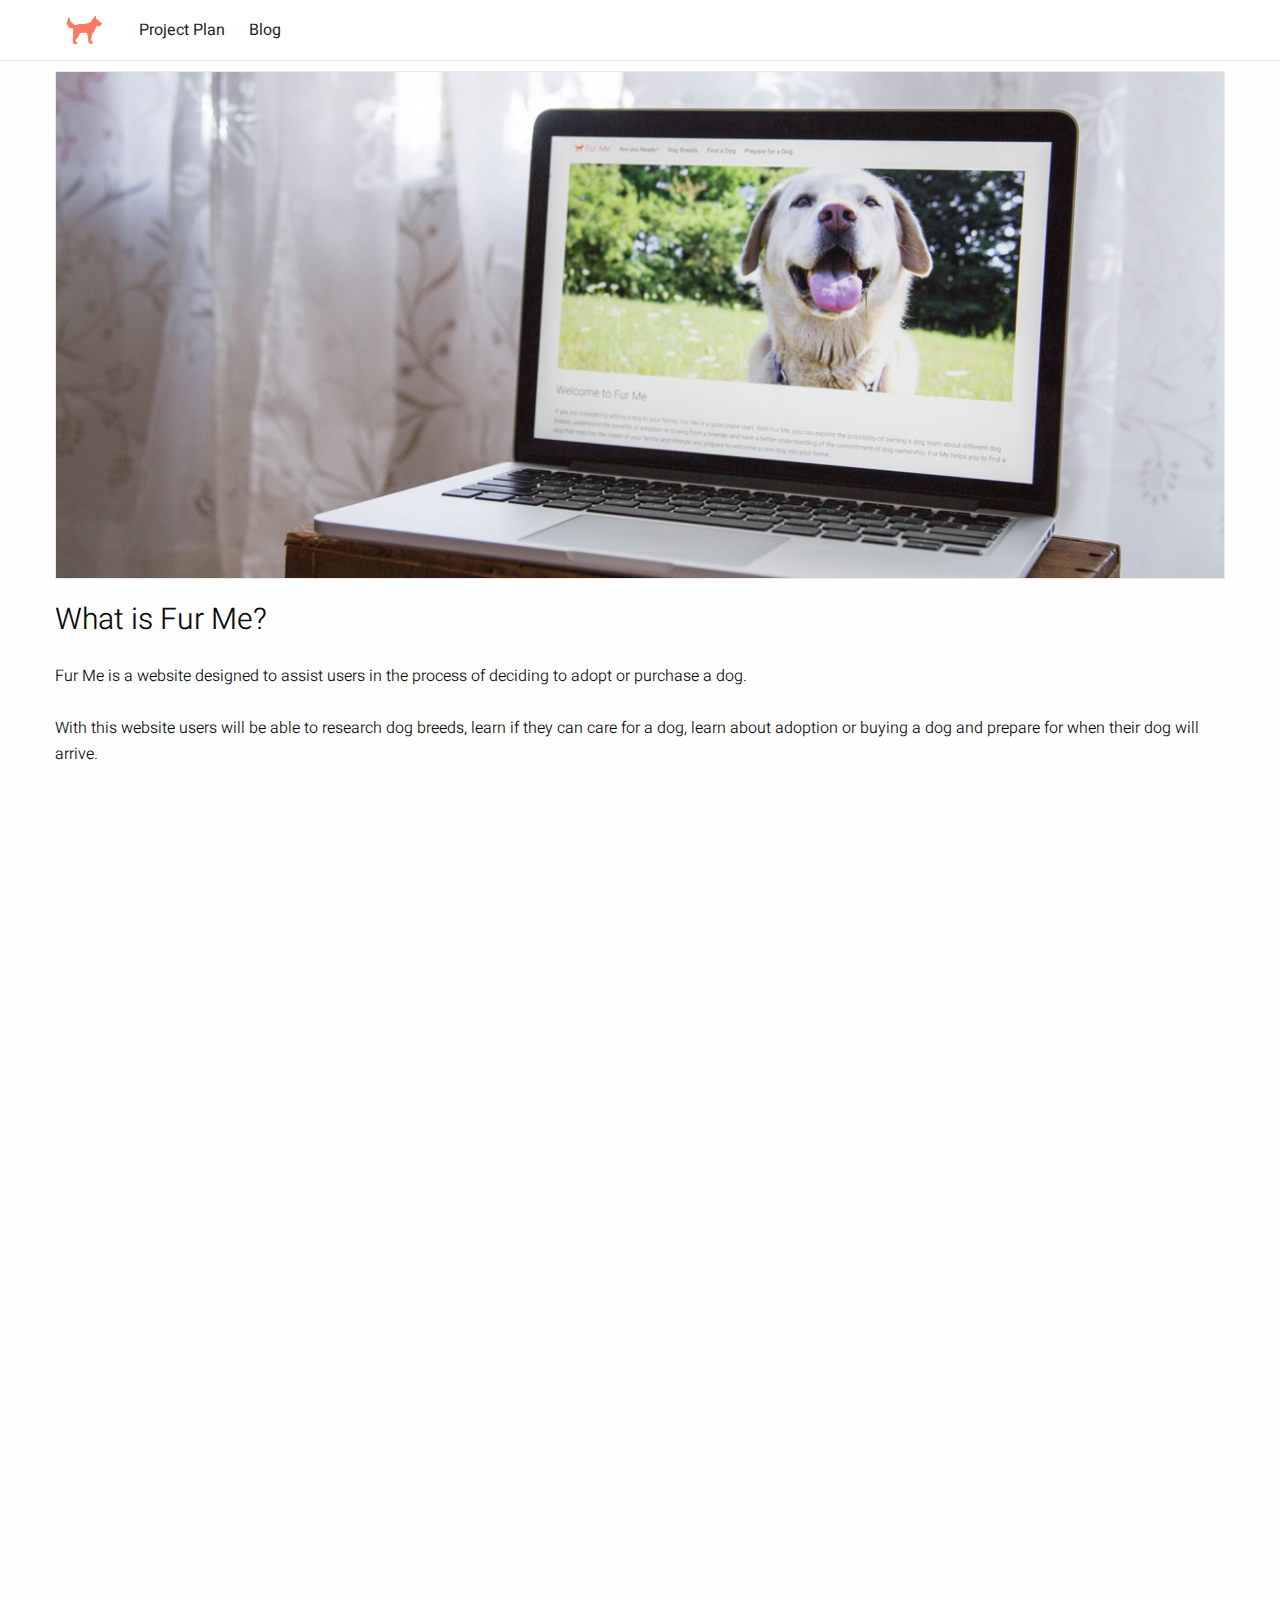
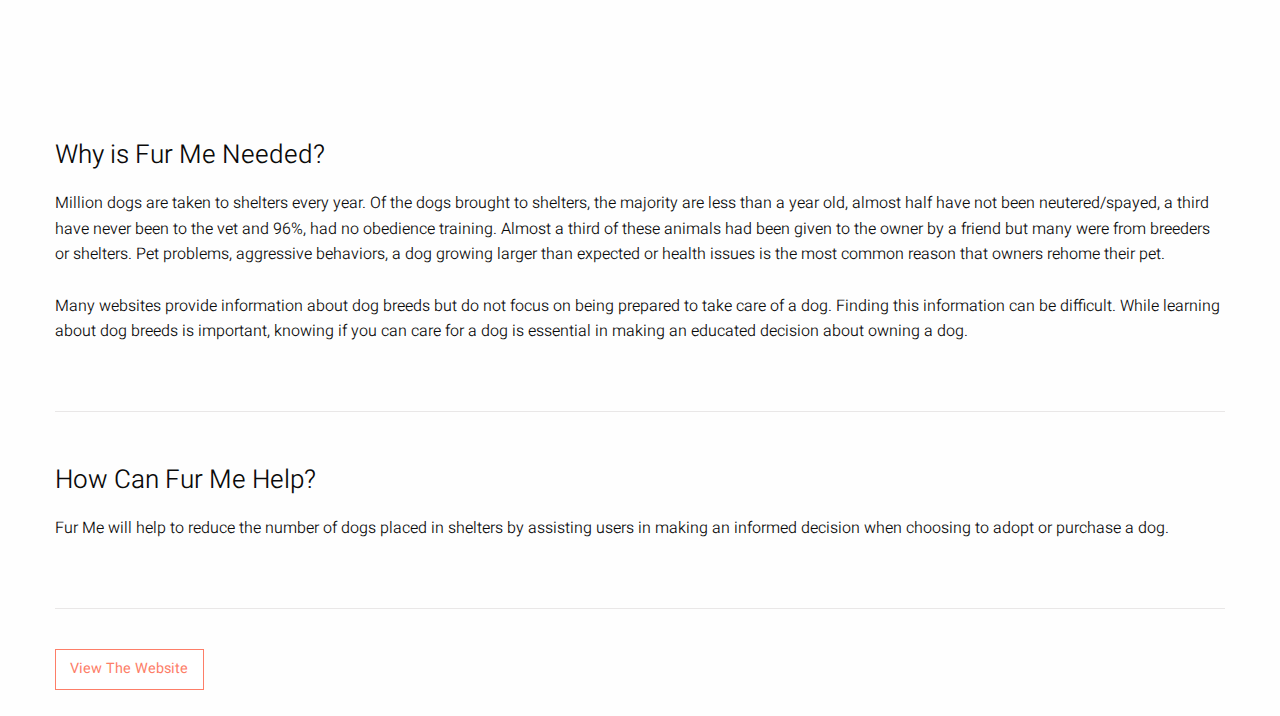
<file: index.html>
<!doctype html>
<html class="no-js" lang="en" dir="ltr">

  <head>
    <meta charset="utf-8">
    <meta http-equiv="x-ua-compatible" content="ie=edge">
    <meta name="viewport" content="width=device-width, initial-scale=1.0">
    <title>The Making of Fur Me</title>
    <link rel="stylesheet" href="assets/css/foundation.css">
    <link rel="stylesheet" href="assets/css/app.css">
    <link href="https://fonts.googleapis.com/css?family=Heebo:300,400,500" rel="stylesheet">
  </head>

  <body>
    <!-- Navigation -->
    <nav>
      <div class="top-bar-container" data-sticky-container>
        <div class="sticky" data-sticky data-options="anchor: page; marginTop: 0; stickyOn: small;">
          <div class="top-bar">
            <div class="row">
              <div class="small-12 columns">
                <div class="top-bar-title">
                  <span data-responsive-toggle="responsive-menu" data-hide-for="medium">
                    <button class="show-for-small-only menu-icon dark" type="button" data-toggle></button>
                  </span>
                    <a href="index.html" class="show-for-large large"><img src="assets/img/fur-me-logo.png" alt="Fur Me Logo"></a>
                    <a href="index.html" class="show-for-medium-only medium"><img src="assets/img/fur-me-logo.png" alt="Fur Me Logo"></a>
                    <a href="index.html" class="show-for-small-only small"><img src="assets/img/fur-me-logo.png" alt="Fur Me Logo"></a>
                </div>
                <div id="responsive-menu">
                  <div class="top-bar-left">
                    <ul class="dropdown menu" data-dropdown-menu>
                      <!-- Active Link -->
                        <li><a href="project-plan.html">Project Plan</a></li>
                        <li><a href="journal.html">Blog</a></li>
                    </ul>
                  </div>
                </div>
              </div>
            </div>
          </div>
        </div>
      </div>
    </nav>

    <!-- Page Content -->
      <div class="row">
        <div class="large-12 columns">
          <img src="assets/img/home-main.jpg" alt="Fur Me Open on Computer">
        </div>
      </div>

      <div class="row">
        <div class="small-12 columns">
          <h1>What is Fur Me?</h1>
          <p>Fur Me is a website designed to assist users in the process of deciding to adopt or purchase a dog.</p>
          <p>With this website users will be able to research dog breeds, learn if they can care for a dog, learn about adoption or buying a dog and prepare for when their dog will arrive.</p>
        </div>
      </div>

      <!-- <div class="row">
        <div class="small-12 columns">
          <hr>
        </div>
      </div> -->

      <div class="row">
        <div class="small-12 columns">
          <div class="flex-video">
            <iframe width="1280" height="720" src="https://www.youtube.com/embed/5W4SO35iXbc" frameborder="0" allowfullscreen></iframe>
          </div>
        </div>
      </div>

      <div class="row">
        <div class="small-12 columns">
          <h2>Why is Fur Me Needed?</h2>
          <p>Million dogs are taken to shelters every year. Of the dogs brought to shelters, the majority are less than a year old, almost half have not been neutered/spayed, a third have never been to the vet and 96%, had no obedience training. Almost a third of these animals had been given to the owner by a friend but many were from breeders or shelters. Pet problems, aggressive behaviors, a dog growing larger than expected or health issues is the most common reason that owners rehome their pet.</p>
          <p>Many websites provide information about dog breeds but do not focus on being prepared to take care of a dog. Finding this information can be difficult. While learning about dog breeds is important, knowing if you can care for a dog is essential in making an educated decision about owning a dog.</p>
        </div>
      </div>

      <div class="row">
        <div class="small-12 columns">
          <hr>
        </div>
      </div>

      <div class="row">
        <div class="small-12 columns">
          <h2>How Can Fur Me Help?</h2>
          <p>Fur Me will help to reduce the number of dogs placed in shelters by assisting users in making an informed decision when choosing to adopt or purchase a dog.</p>
        </div>
      </div>

      <div class="row">
        <div class="small-12 columns">
          <hr>
        </div>
      </div>

      <div class="row">
        <div class="small-12 columns">
          <a class="button" href="http://www.sarahkasiske.com/fur-me/" target="_blank">View The Website</a>
      </div>
    </div>



    <script src="assets/js/vendor/jquery.js"></script>
    <script src="assets/js/vendor/what-input.js"></script>
    <script src="assets/js/vendor/foundation.js"></script>
    <script src="assets/js/app.js"></script>
  </body>
</html>
</file>
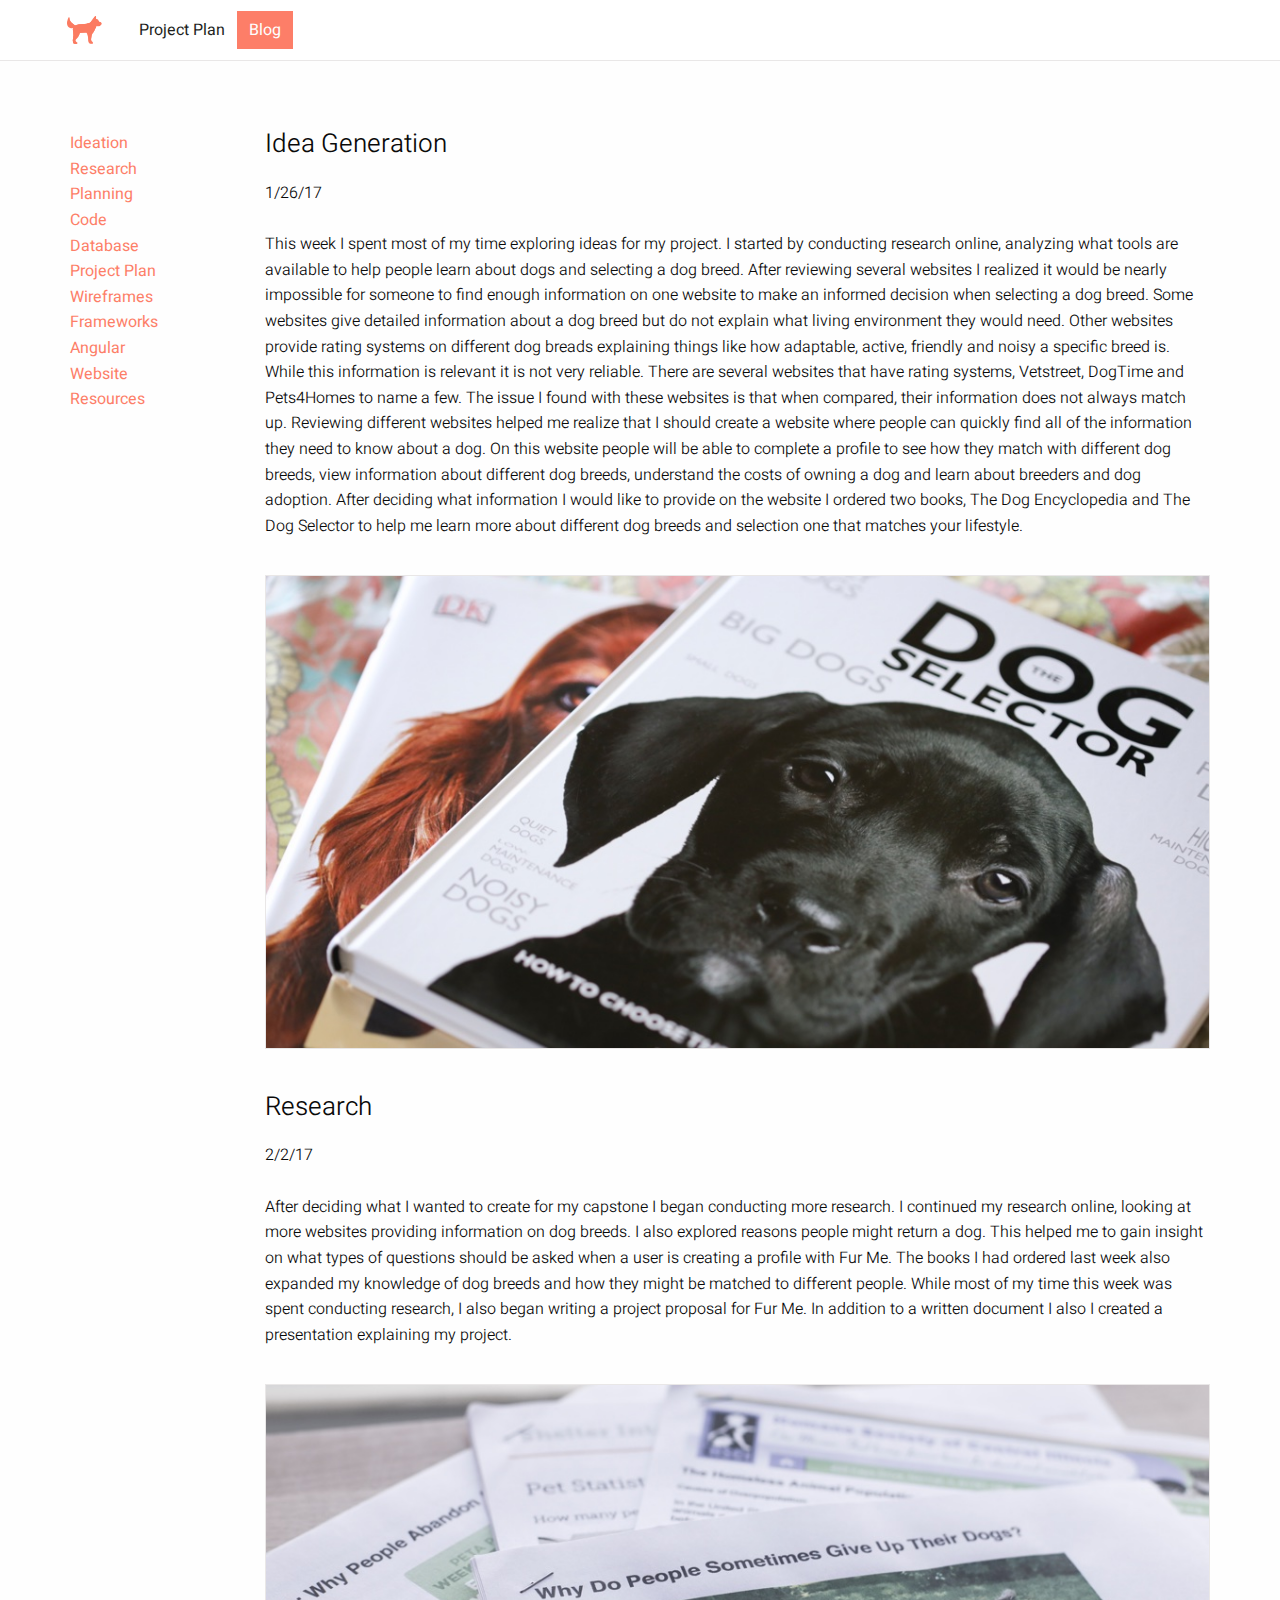
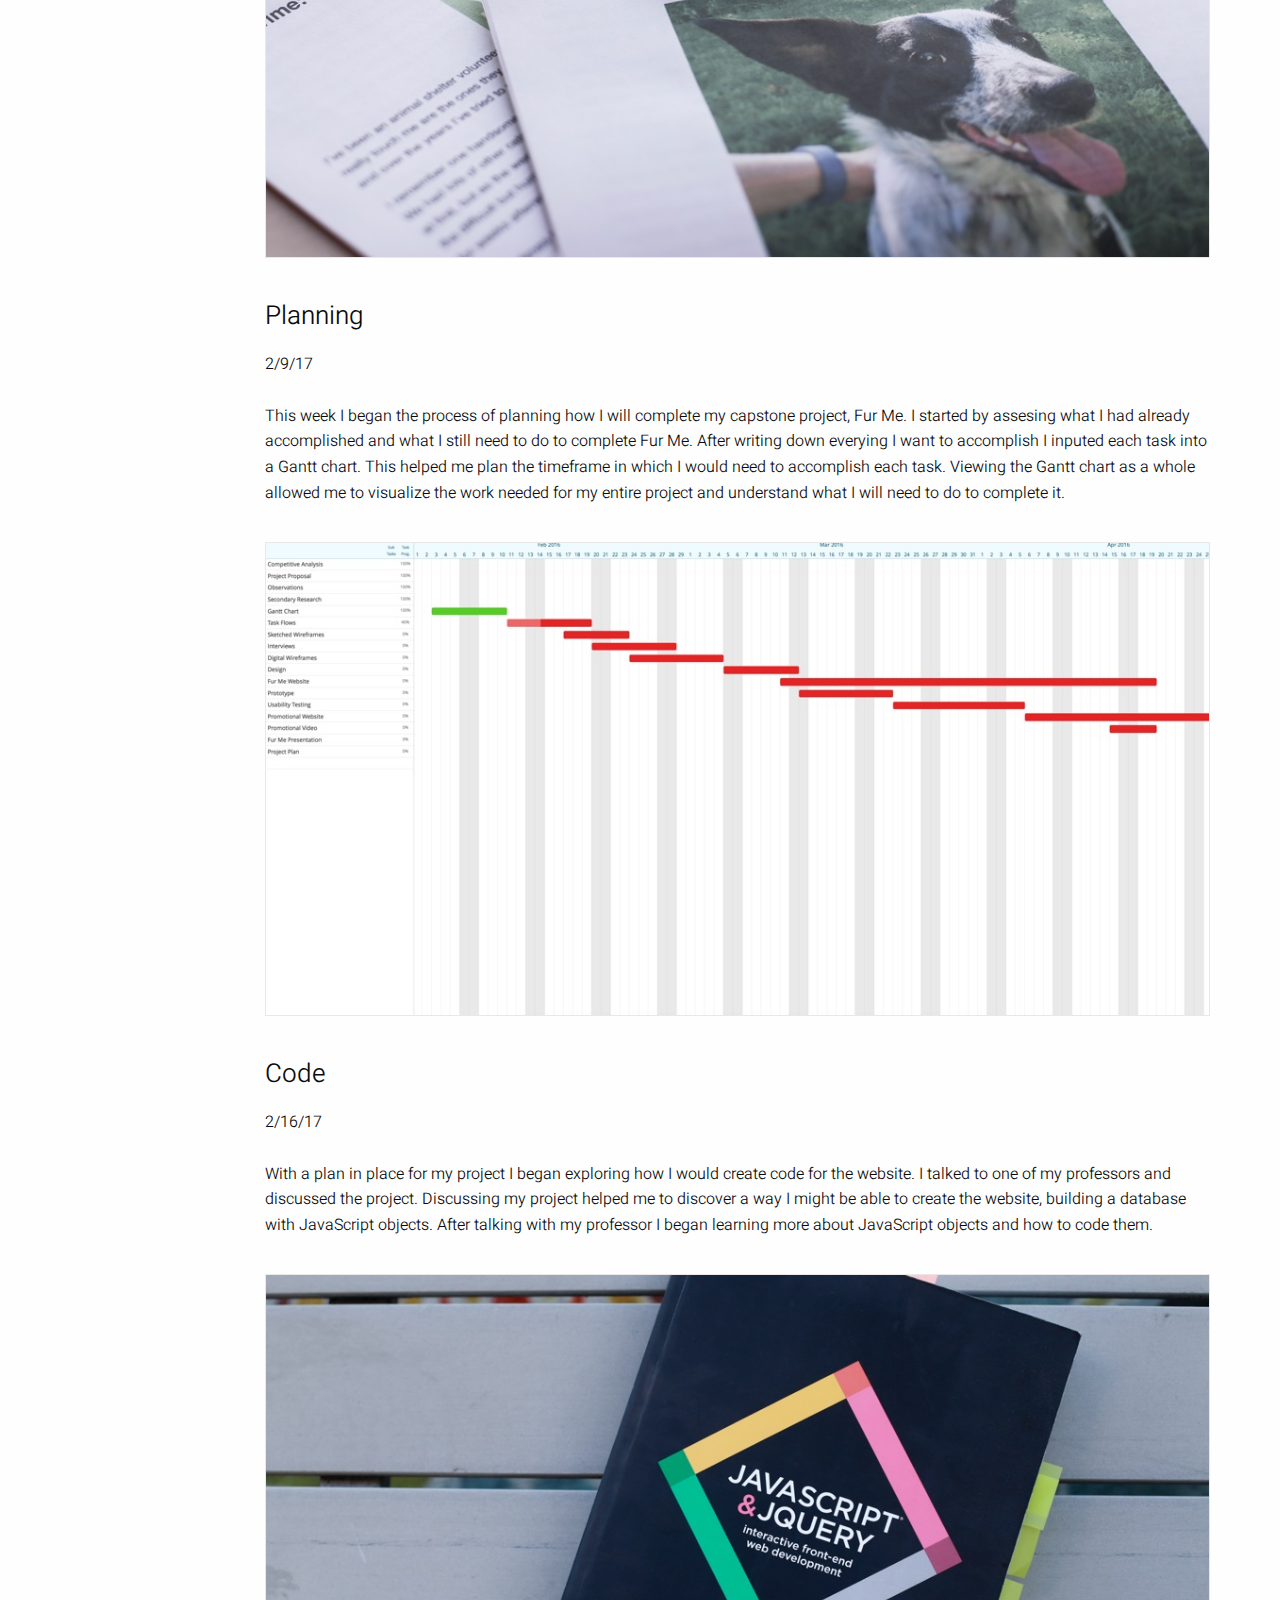
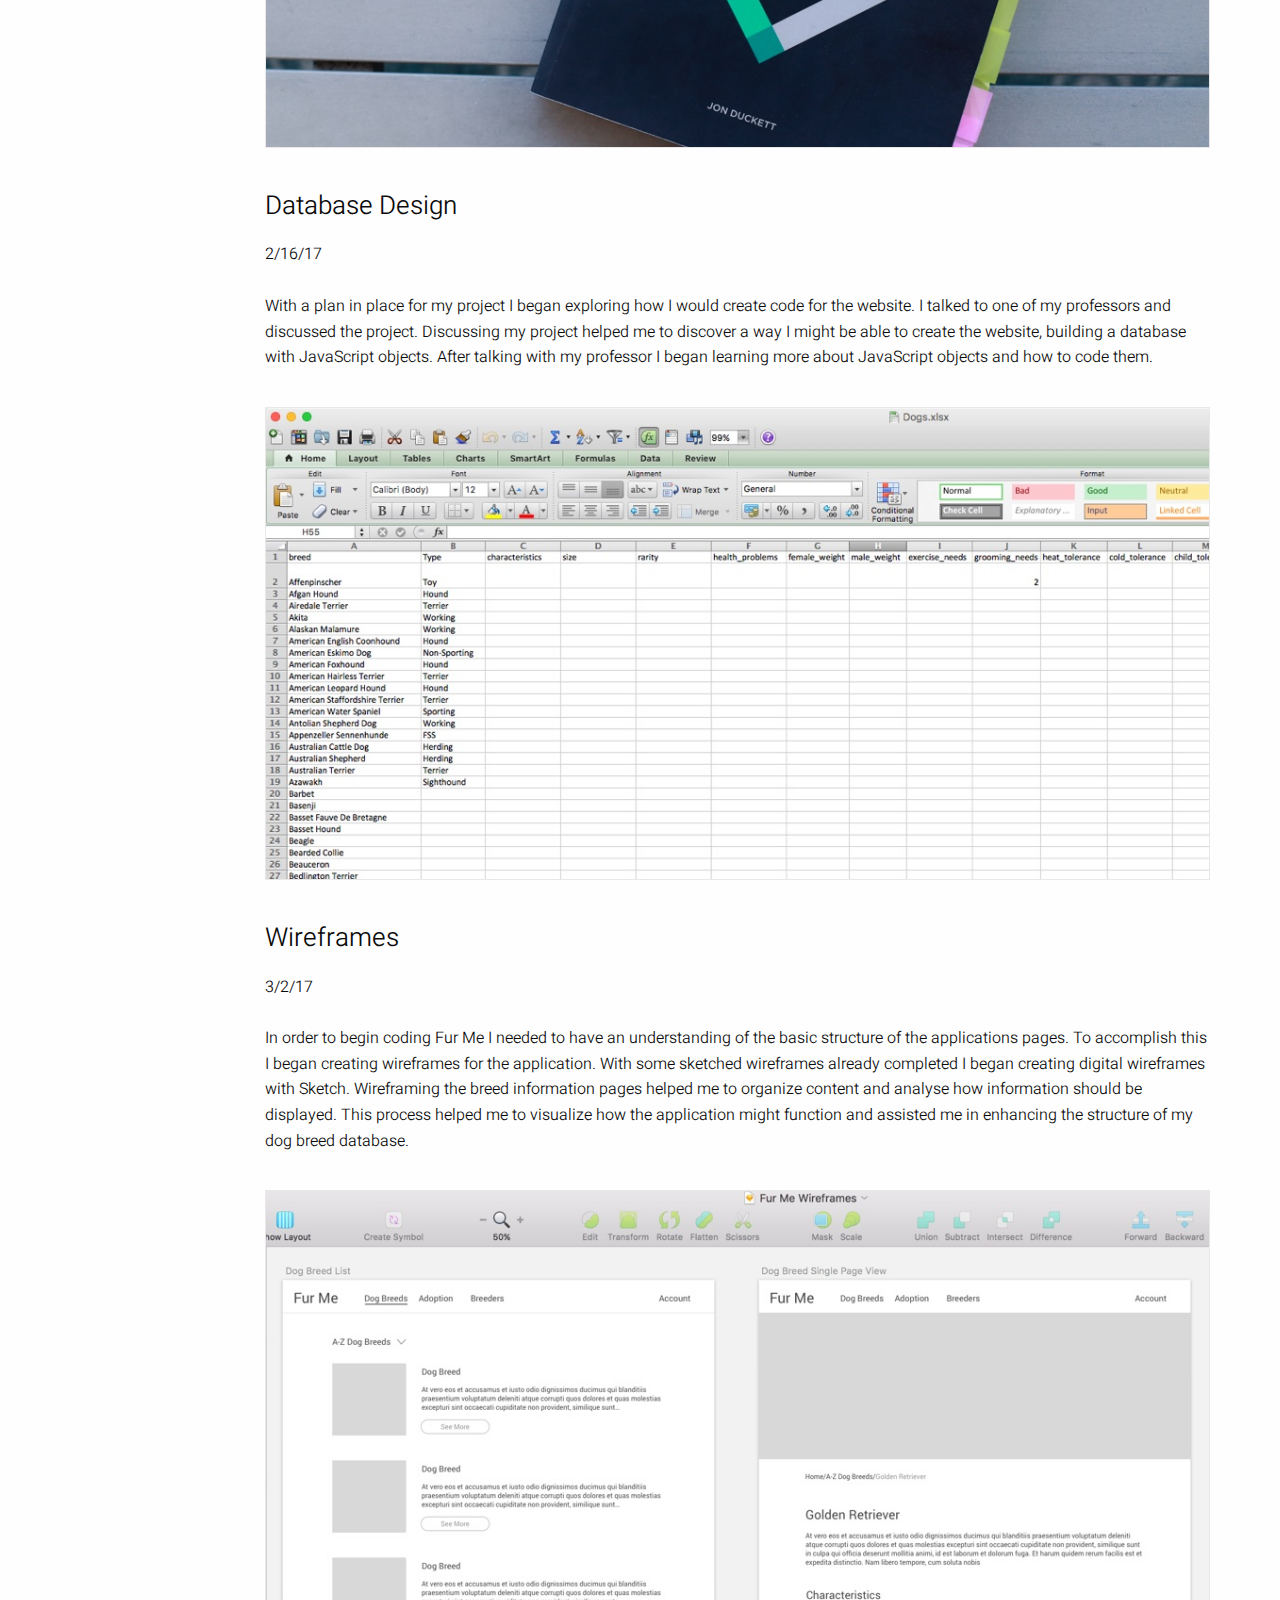
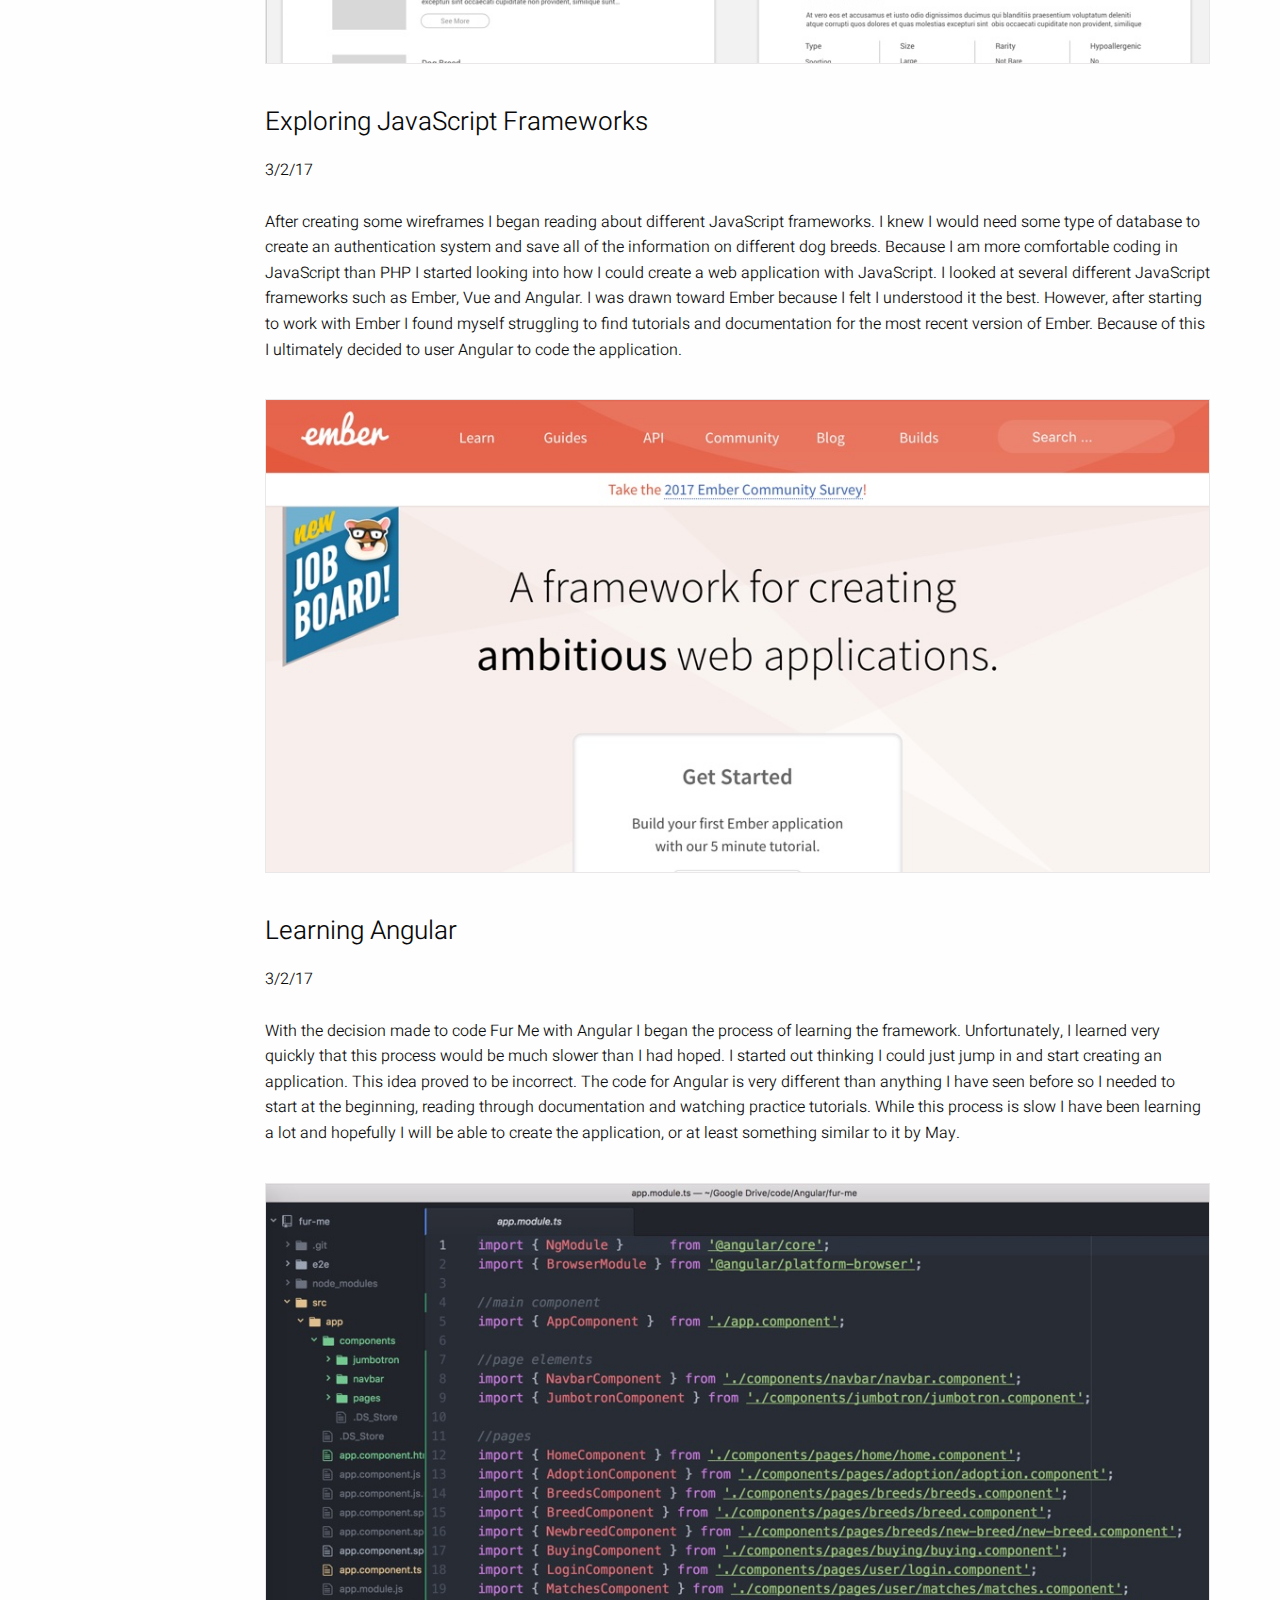
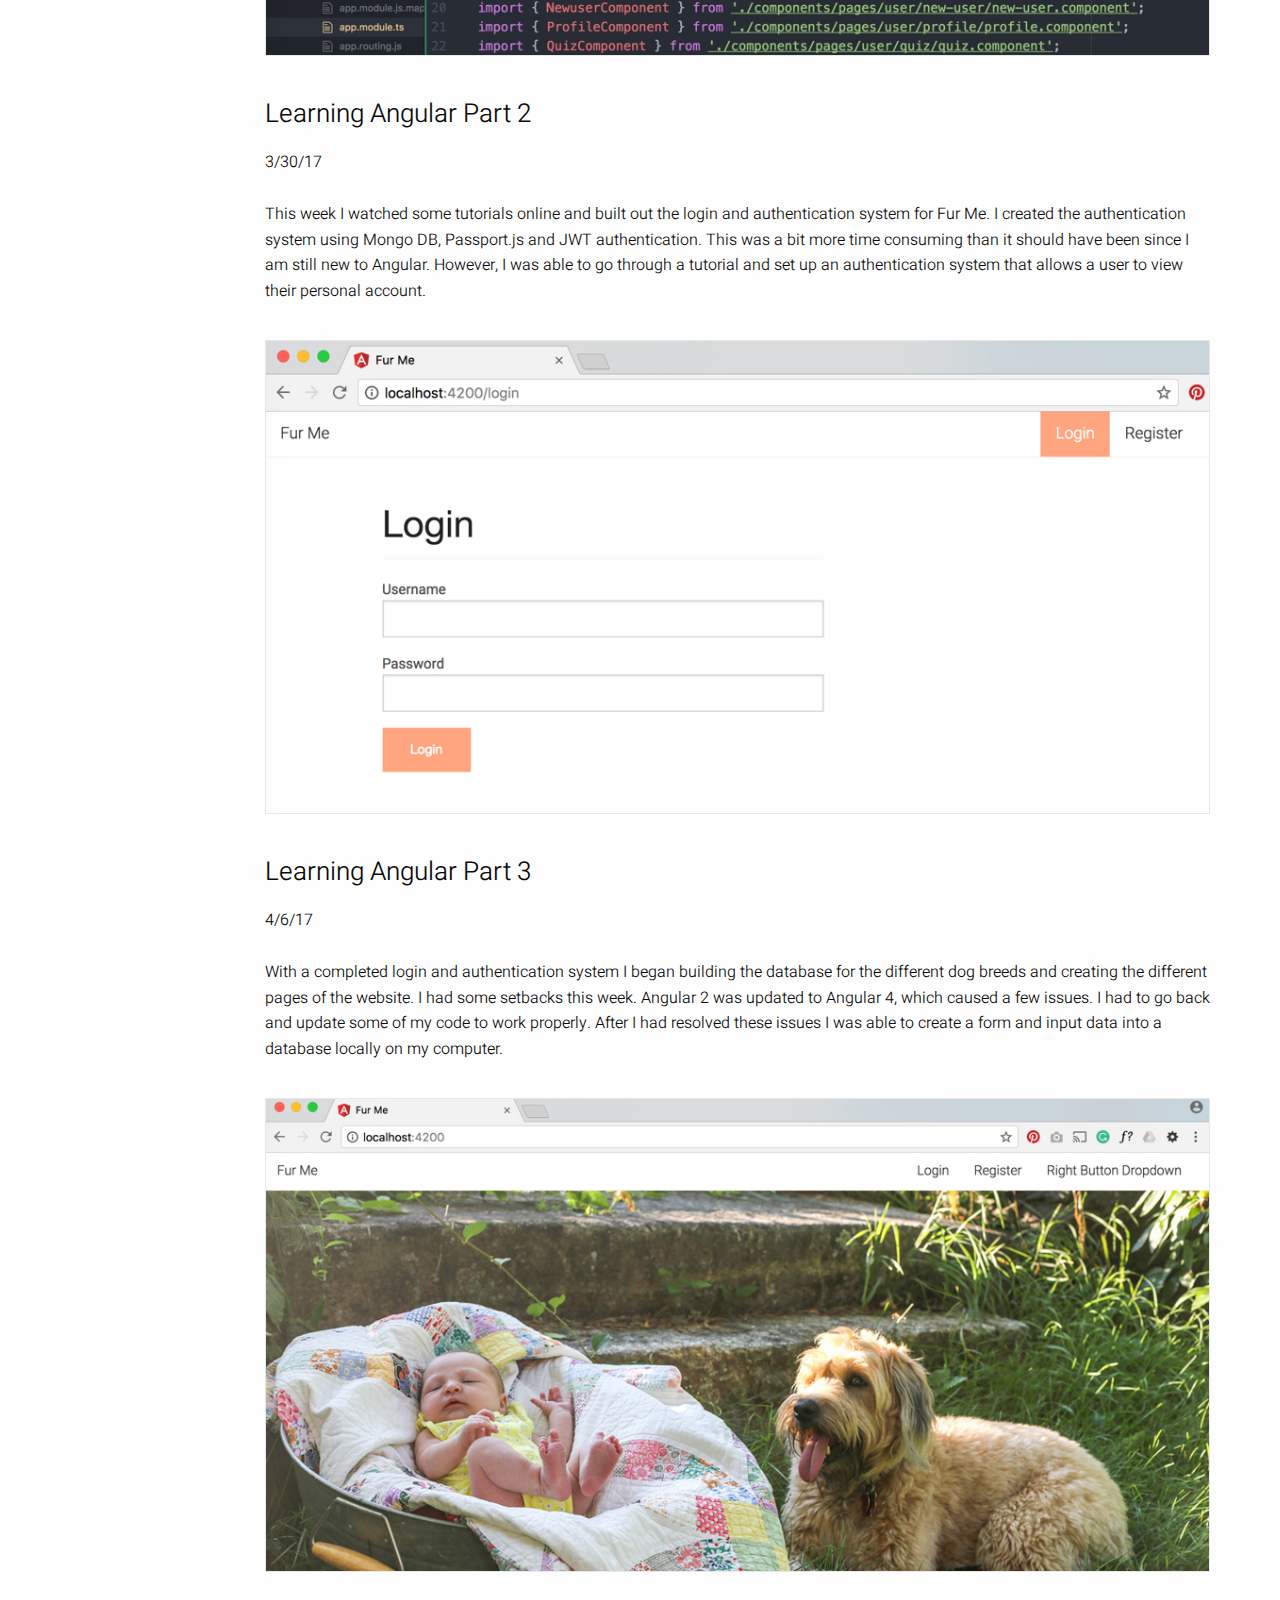
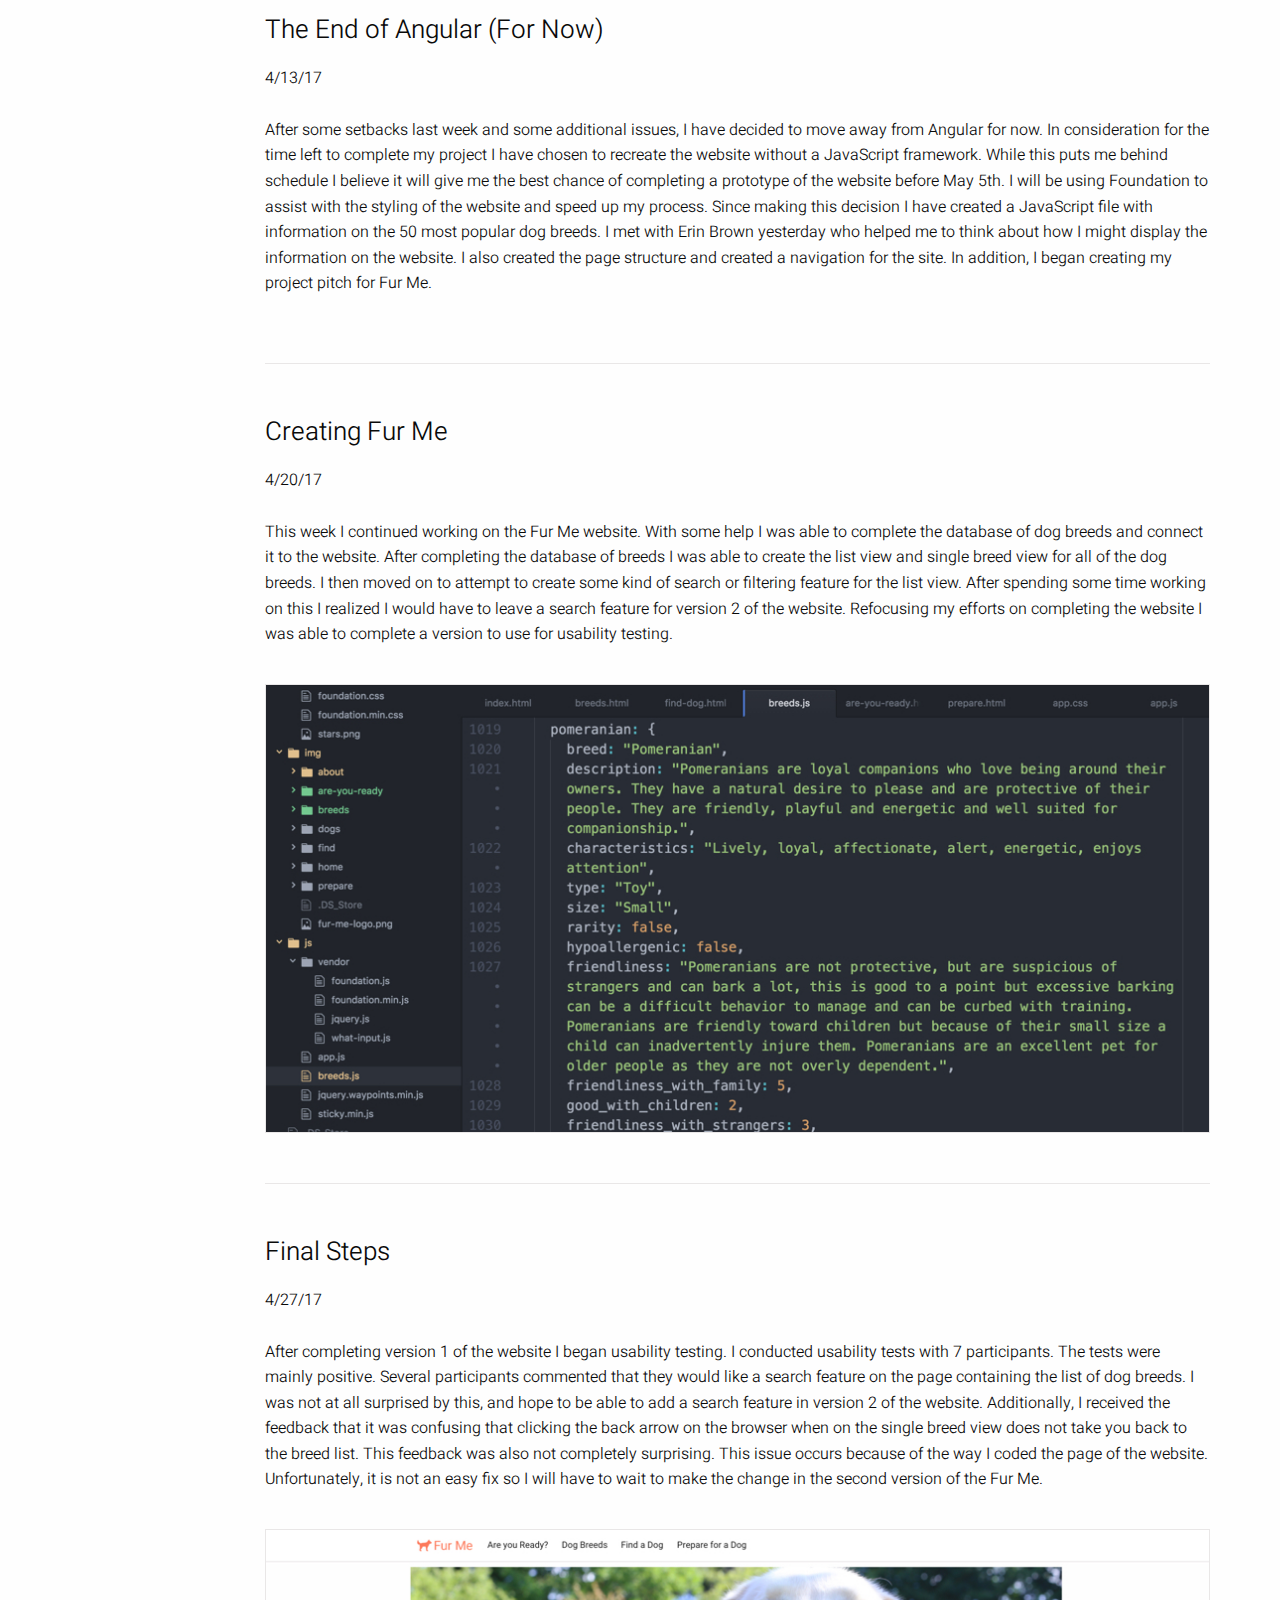
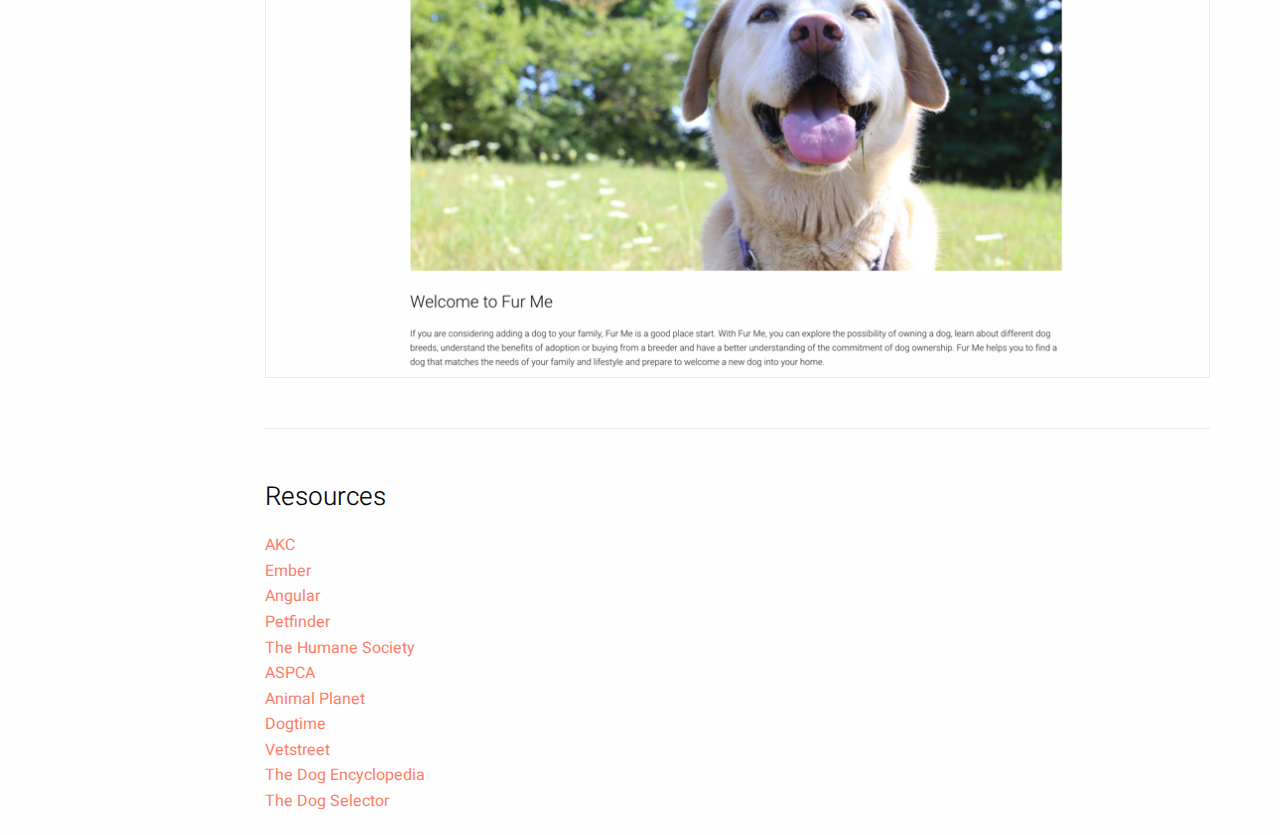
<file: journal.html>
<!doctype html>
<html class="no-js" lang="en" dir="ltr">

  <head>
    <meta charset="utf-8">
    <meta http-equiv="x-ua-compatible" content="ie=edge">
    <meta name="viewport" content="width=device-width, initial-scale=1.0">
    <title>The Making of Fur Me</title>
    <link rel="stylesheet" href="assets/css/foundation.css">
    <link rel="stylesheet" href="assets/css/app.css">
    <link href="https://fonts.googleapis.com/css?family=Heebo:300,400,500" rel="stylesheet">
  </head>

  <body>
    <!-- Navigation -->
    <nav>
      <div class="top-bar-container" data-sticky-container>
        <div class="sticky" data-sticky data-options="anchor: page; marginTop: 0; stickyOn: small;">
          <div class="top-bar">
            <div class="row">
              <div class="small-12 columns">
                <div class="top-bar-title">
                  <span data-responsive-toggle="responsive-menu" data-hide-for="medium">
                    <button class="show-for-small-only menu-icon dark" type="button" data-toggle></button>
                  </span>
                    <a href="index.html" class="show-for-large large"><img src="assets/img/fur-me-logo.png" alt="Fur Me Logo"></a>
                    <a href="index.html" class="show-for-medium-only medium"><img src="assets/img/fur-me-logo.png" alt="Fur Me Logo"></a>
                    <a href="index.html" class="show-for-small-only small"><img src="assets/img/fur-me-logo.png" alt="Fur Me Logo"></a>
                </div>
                <div id="responsive-menu">
                  <div class="top-bar-left">
                    <ul class="dropdown menu" data-dropdown-menu>
                      <!-- Active Link -->
                      <li><a href="project-plan.html">Project Plan</a></li>
                      <li class="active"><a href="journal.html">Blog</a></li>
                    </ul>
                  </div>
                </div>
              </div>
            </div>
          </div>
        </div>
      </div>
    </nav>


    <div class="row">
      <div class="small-12 columns">
        <!-- Side Bar -->
        <div class="small-2 hide-for-small-only columns">
          <ul class="sidebar">
            <li><a href="#idea-generation">Ideation</a></li>
            <li><a href="#research">Research</a></li>
            <li><a href="#planning">Planning</a></li>
            <li><a href="#code">Code</a></li>
            <li><a href="#database-design">Database</a></li>
            <li><a href="#planning">Project Plan</a></li>
            <li><a href="#wireframes">Wireframes</a></li>
            <li><a href="#javaScript-frameworks">Frameworks</a></li>
            <li><a href="#learning-angular">Angular</a></li>
            <li><a href="#fur-me">Website</a></li>
            <li><a href="#resources">Resources</a></li>
          </ul>
        </div>

        <div id="idea-generation" class="padding medium-10 small-12 columns">
          <div class="row">
            <div class="small-12 columns">
              <h2>Idea Generation</h2>
              <p>1/26/17</p>
              <p>This week I spent most of my time exploring ideas for my project. I started by conducting research online, analyzing what tools are available to help people learn about dogs and selecting a dog breed. After reviewing several websites I realized it would be nearly impossible for someone to find enough information on one website to make an informed decision when selecting a dog breed. Some websites give detailed information about a dog breed but do not explain what living environment they would need. Other websites provide rating systems on different dog breads explaining things like how adaptable, active, friendly and noisy a specific breed is. While this information is relevant it is not very reliable. There are several websites that have rating systems, Vetstreet, DogTime and Pets4Homes to name a few. The issue I found with these websites is that when compared, their information does not always match up. Reviewing different websites helped me realize that I should create a website where people can quickly find all of the information they need to know about a dog. On this website people will be able to complete a profile to see how they match with different dog breeds, view information about different dog breeds, understand the costs of owning a dog and learn about breeders and dog adoption. After deciding what information I would like to provide on the website I ordered two books, The Dog Encyclopedia and The Dog Selector to help me learn more about different dog breeds and selection one that matches your lifestyle.
              </p>
              <div class="row small-12 columns">
                <img src="assets/img/journal/fur-me-research.jpg" alt="Dog Encyclopedia Book">
              </div>
          </div>
        </div>

        <div id="research" class="row">
          <div class="small-12 columns">
            <h2>Research</h2>
            <p>2/2/17</p>
            <p>After deciding what I wanted to create for my capstone I began conducting more research. I continued my research online, looking at more websites providing information on dog breeds. I also explored reasons people might return a dog. This helped me to gain insight on what types of questions should be asked when a user is creating a profile with Fur Me. The books I had ordered last week also expanded my knowledge of dog breeds and how they might be matched to different people. While most of my time this week was spent conducting research, I also began writing a project proposal for Fur Me. In addition to a written document I also I created a presentation explaining my project.</p>
            <div class="row small-12 columns">
              <img src="assets/img/journal/fur-me-research-2.jpg" alt="Dog Books">
            </div>
          </div>

          </div>
            <div id="planning" class="row">
              <div class="small-12 columns">
                <h2>Planning</h2>
                <p>2/9/17</p>
                <p>This week I began the process of planning how I will complete my capstone project, Fur Me. I started by assesing what I had already accomplished and what I still need to do to complete Fur Me. After writing down everying I want to accomplish I inputed each task into a Gantt chart. This helped me plan the timeframe in which I would need to accomplish each task. Viewing the Gantt chart as a whole allowed me to visualize the work needed for my entire project and understand what I will need to do to complete it.</p>
                <div class="row small-12 columns">
                  <img src="assets/img/journal/fur-me-gantt-chart.jpg" alt="Gantt Chart">
                </div>
              </div>
            </div>

            <div id="code" class="row">
              <div class="small-12 columns">
                <h2>Code</h2>
                <p>2/16/17</p>
                <p>With a plan in place for my project I began exploring how I would create code for the website. I talked to one of my professors and discussed the project. Discussing my project helped me to discover a way I might be able to create the website, building a database with JavaScript objects. After talking with my professor I began learning more about JavaScript objects and how to code them.</p>
                <div class="row small-12 columns">
                  <img src="assets/img/journal/fur-me-code.jpg" alt="JavaScript Book">
                </div>
              </div>
            </div>

            <div id="database-design" class="row">
              <div class="small-12 columns">
                <h2>Database Design</h2>
                <p>2/16/17</p>
                <p>With a plan in place for my project I began exploring how I would create code for the website. I talked to one of my professors and discussed the project. Discussing my project helped me to discover a way I might be able to create the website, building a database with JavaScript objects. After talking with my professor I began learning more about JavaScript objects and how to code them.</p>
                <div class="row small-12 columns">
                  <img src="assets/img/journal/fur-me-spreadsheet.jpg" alt="Spreadsheet">
                </div>
              </div>
            </div>

            <div id="wireframes" class="row">
              <div class="small-12 columns">
                <h2>Wireframes</h2>
                <p>3/2/17</p>
                <p>In order to begin coding Fur Me I needed to have an understanding of the basic structure of the applications pages. To accomplish this I began creating wireframes for the application. With some sketched wireframes already completed I began creating digital wireframes with Sketch. Wireframing the breed information pages helped me to organize content and analyse how information should be displayed. This process helped me to visualize how the application might function and assisted me in enhancing the structure of my dog breed database.</p>
                <div class="row small-12 columns">
                  <img src="assets/img/journal/fur-me-wireframes.jpg" alt="Wireframes">
                </div>
              </div>
            </div>

            <div id="javaScript-frameworks" class="row">
              <div class="small-12 columns">
                <h2>Exploring JavaScript Frameworks</h2>
                <p>3/2/17</p>
                <p>After creating some wireframes I began reading about different JavaScript frameworks. I knew I would need some type of database to create an authentication system and save all of the information on different dog breeds. Because I am more comfortable coding in JavaScript than PHP I started looking into how I could create a web application with JavaScript. I looked at several different JavaScript frameworks such as Ember, Vue and Angular. I was drawn toward Ember because I felt I understood it the best. However, after starting to work with Ember I found myself struggling to find tutorials and documentation for the most recent version of Ember. Because of this I ultimately decided to user Angular to code the application.</p>
                <div class="row small-12 columns">
                  <img src="assets/img/journal/fur-me-framework-exploration.jpg" alt="Ember Website">
                </div>
              </div>
            </div>

            <div id="learning-angular" class="row">
              <div class="small-12 columns">
                <h2>Learning Angular</h2>
                <p>3/2/17</p>
                <p>With the decision made to code Fur Me with Angular I began the process of learning the framework. Unfortunately, I learned very quickly that this process would be much slower than I had hoped. I started out thinking I could just jump in and start creating an application. This idea proved to be incorrect. The code for Angular is very different than anything I have seen before so I needed to start at the beginning, reading through documentation and watching practice tutorials. While this process is slow I have been learning a lot and hopefully I will be able to create the application, or at least something similar to it by May.</p>
                <div class="row small-12 columns">
                  <img src="assets/img/journal/fur-me-angular.jpg" alt="Code">
                </div>
              </div>
            </div>

            <div class="row">
              <div class="small-12 columns">
                <h2>Learning Angular Part 2</h2>
                <p>3/30/17</p>
                <p>This week I watched some tutorials online and built out the login and authentication system for Fur Me. I created the authentication system using Mongo DB, Passport.js and JWT authentication. This was a bit more time consuming than it should have been since I am still new to Angular. However, I was able to go through a tutorial and set up an authentication system that allows a user to view their personal account.</p>
                <div class="row small-12 columns">
                  <img src="assets/img/journal/fur-me-angular-2.jpg" alt="Authentication System">
                </div>
              </div>
            </div>

            <div class="row">
              <div class="small-12 columns">
                <h2>Learning Angular Part 3</h2>
                <p>4/6/17</p>
                <p>With a completed login and authentication system I began building the database for the different dog breeds and creating the different pages of the website. I had some setbacks this week. Angular 2 was updated to Angular 4, which caused a few issues. I had to go back and update some of my code to work properly. After I had resolved these issues I was able to create a form and input data into a database locally on my computer.</p>
                <div class="row small-12 columns">
                  <img src="assets/img/journal/fur-me-angular-3.jpg" alt="Fur ME Website">
                </div>
              </div>
            </div>

            <div class="row">
              <div class="small-12 columns">
                <h2>The End of Angular (For Now)</h2>
                <p>4/13/17</p>
                <p>After some setbacks last week and some additional issues, I have decided to move away from Angular for now. In consideration for the time left to complete my project I have chosen to recreate the website without a JavaScript framework. While this puts me behind schedule I believe it will give me the best chance of completing a prototype of the website before May 5th. I will be using Foundation to assist with the styling of the website and speed up my process. Since making this decision I have created a JavaScript file with information on the 50 most popular dog breeds. I met with Erin Brown yesterday who helped me to think about how I might display the information on the website. I also created the page structure and created a navigation for the site. In addition, I began creating my project pitch for Fur Me.</p>
                <!-- <div class="row small-12 columns">
                  <img src="assets/img/journal/fur-me-angular-3.jpg" alt="Fur ME Website">
                </div> -->
              </div>
            </div>

            <div class="row">
              <div class="small-12 columns">
                <hr>
              </div>
            </div>

            <div id="fur-me" class="row">
              <div class="small-12 columns">
                <h2>Creating Fur Me</h2>
                <p>4/20/17</p>
                <p>This week I continued working on the Fur Me website. With some help I was able to complete the database of dog breeds and connect it to the website. After completing the database of breeds I was able to create the list view and single breed view for all of the dog breeds. I then moved on to attempt to create some kind of search or filtering feature for the list view. After spending some time working on this I realized I would have to leave a search feature for version 2 of the website. Refocusing my efforts on completing the website I was able to complete a version to use for usability testing.</p>
                <div class="row small-12 columns">
                  <img src="assets/img/journal/creating-website.jpg" alt="Fur Me Website">
                </div>
              </div>
            </div>

            <div class="row">
              <div class="small-12 columns">
                <hr>
              </div>
            </div>

            <div class="row">
              <div class="small-12 columns">
                <h2>Final Steps</h2>
                <p>4/27/17</p>
                <p>After completing version 1 of the website I began usability testing. I conducted usability tests with 7 participants. The tests were mainly positive. Several participants commented that they would like a search feature on the page containing the list of dog breeds. I was not at all surprised by this, and hope to be able to add a search feature in version 2 of the website. Additionally, I received the feedback that it was confusing that clicking the back arrow on the browser when on the single breed view does not take you back to the breed list. This feedback was also not completely surprising. This issue occurs because of the way I coded the page of the website. Unfortunately, it is not an easy fix so I will have to wait to make the change in the second version of the Fur Me.</p>
                <div class="row small-12 columns">
                  <img src="assets/img/journal/website.jpg" alt="Code">
                </div>
              </div>

              </div>
                <div class="row">
                  <div class="small-12 columns">
                    <hr>
                  </div>
                </div>



            <div id="resources" class="row">
              <div class="small-12 columns">
                <h2>Resources</h2>
                <ul>
                  <li><a href="http://www.akc.org/">AKC</a></li>
                  <li><a href="https://guides.emberjs.com/v2.13.0/">Ember</a></li>
                  <li><a href="https://angularjs.org/">Angular</a></li>
                  <li><a href="https://www.petfinder.com/">Petfinder</a></li>
                  <li><a href="http://www.humanesociety.org/?credit=ad_gg_search_010117">The Humane Society</a></li>
                  <li><a href="https://www.aspca.org/">ASPCA</a></li>
                  <li><a href="http://www.animalplanet.com/pets/">Animal Planet</a></li>
                  <li><a href="http://dogtime.com/">Dogtime</a></li>
                  <li><a href="http://www.vetstreet.com/">Vetstreet</a></li>
                  <li><a href="https://www.dk.com/us/9781465408440-the-dog-encyclopedia/">The Dog Encyclopedia</a></li>
                  <li><a href="http://www.barnesandnoble.com/w/the-dog-selector-david-alderton/1119381071?ean=9780764163654&st=PLA&sid=BNB_DRS_Core+Shopping+Books_00000000&2sid=Google_&sourceId=PLGoP75606">The Dog Selector</a></li>
                </ul>
              </div>
            </div>

        </div>
      </div>
    </div>


    <script src="assets/js/vendor/jquery.js"></script>
    <script src="assets/js/vendor/what-input.js"></script>
    <script src="assets/js/vendor/foundation.js"></script>
    <script src="assets/js/jquery.waypoints.min.js"></script>
    <script src="assets/js/sticky.min.js"></script>
    <script src="assets/js/app.js"></script>
  </body>
</html>
</file>
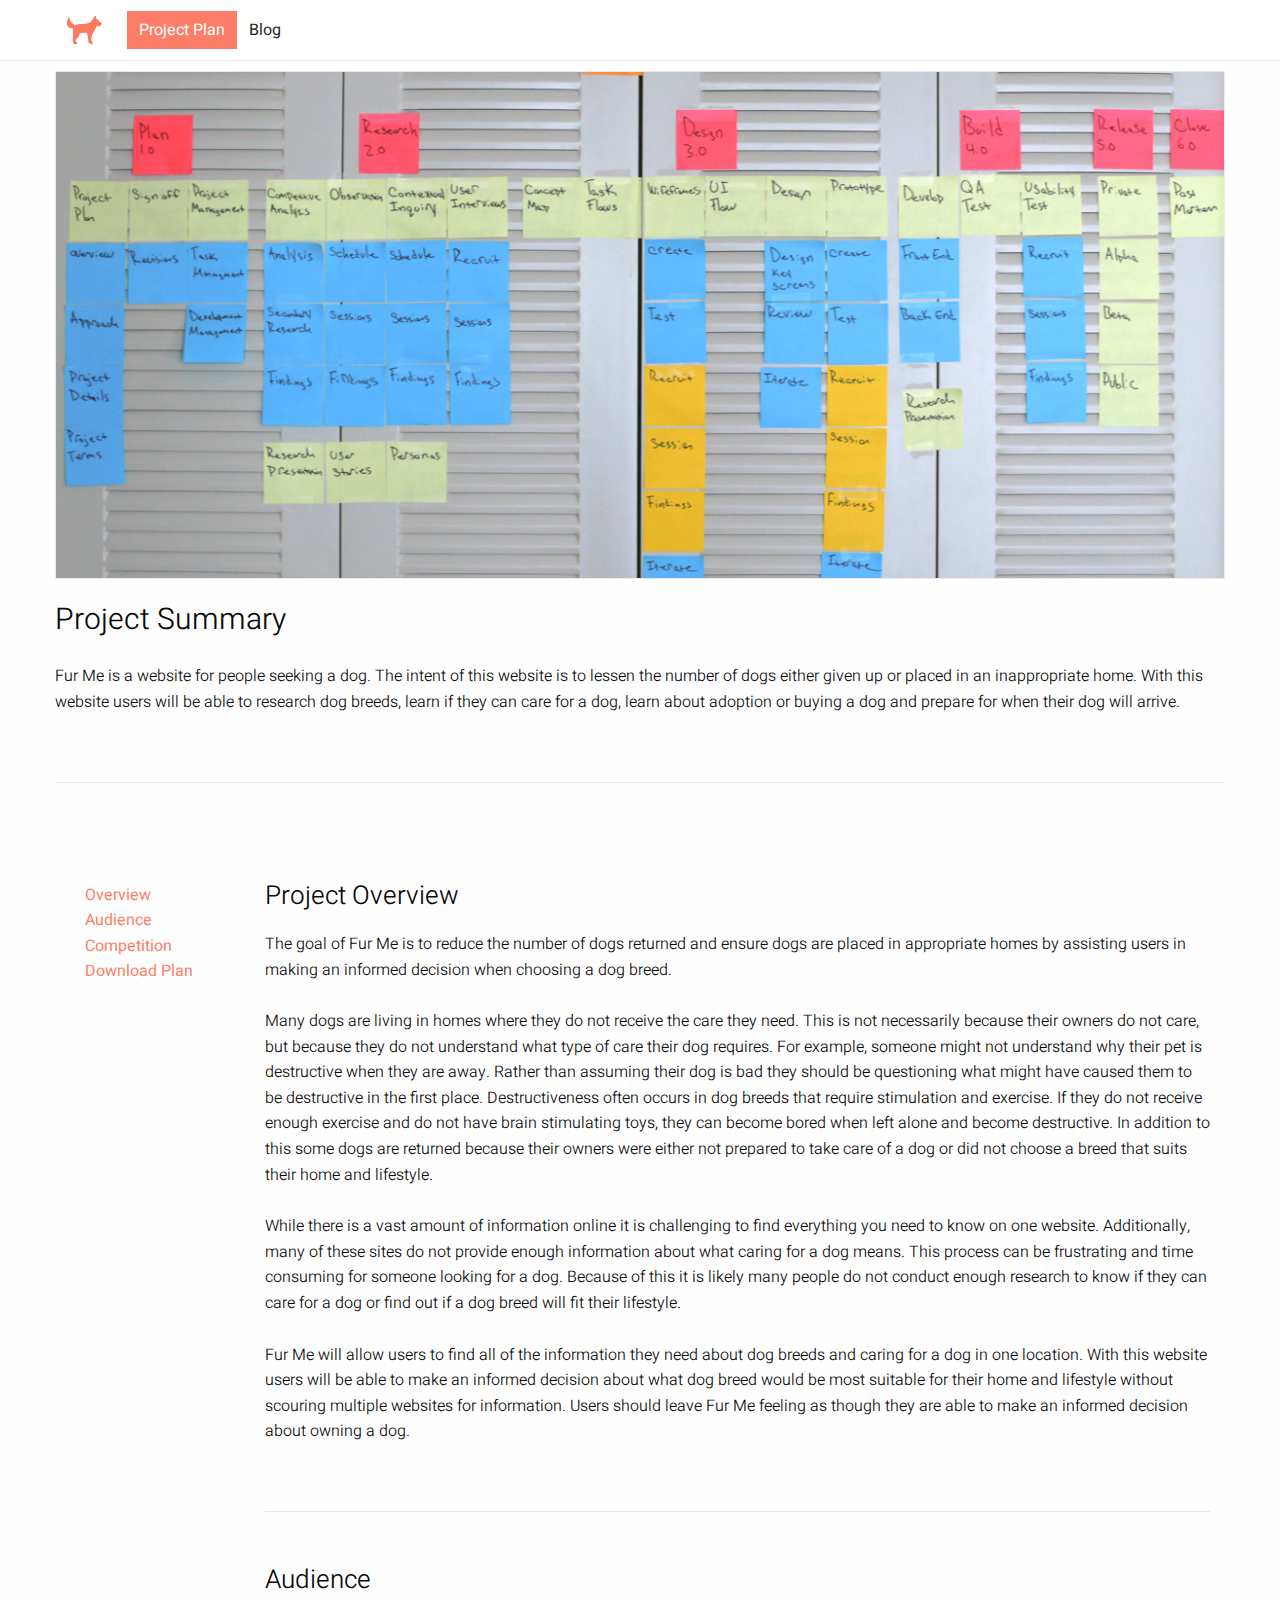
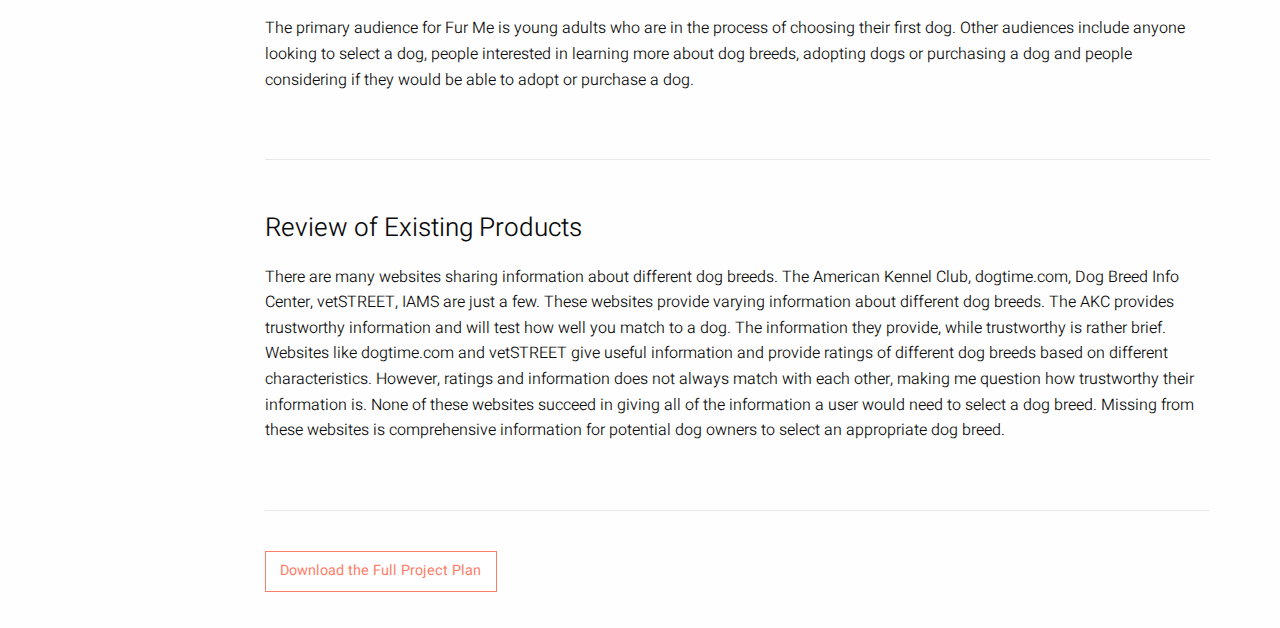
<file: project-plan.html>
<!doctype html>
<html class="no-js" lang="en" dir="ltr">

  <head>
    <meta charset="utf-8">
    <meta http-equiv="x-ua-compatible" content="ie=edge">
    <meta name="viewport" content="width=device-width, initial-scale=1.0">
    <title>The Making of Fur Me</title>
    <link rel="stylesheet" href="assets/css/foundation.css">
    <link rel="stylesheet" href="assets/css/app.css">
    <link href="https://fonts.googleapis.com/css?family=Heebo:300,400,500" rel="stylesheet">
  </head>

  <body>
    <!-- Navigation -->
    <nav>
      <div class="top-bar-container" data-sticky-container>
        <div class="sticky" data-sticky data-options="anchor: page; marginTop: 0; stickyOn: small;">
          <div class="top-bar">
            <div class="row">
              <div class="small-12 columns">
                <div class="top-bar-title">
                  <span data-responsive-toggle="responsive-menu" data-hide-for="medium">
                    <button class="show-for-small-only menu-icon dark" type="button" data-toggle></button>
                  </span>
                    <a href="index.html" class="show-for-large large"><img src="assets/img/fur-me-logo.png" alt="Fur Me Logo"></a>
                    <a href="index.html" class="show-for-medium-only medium"><img src="assets/img/fur-me-logo.png" alt="Fur Me Logo"></a>
                    <a href="index.html" class="show-for-small-only small"><img src="assets/img/fur-me-logo.png" alt="Fur Me Logo"></a>
                </div>
                <div id="responsive-menu">
                  <div class="top-bar-left">
                    <ul class="dropdown menu" data-dropdown-menu>
                      <!-- Active Link -->
                      <li class="active"><a href="project-plan.html">Project Plan</a></li>
                      <li><a href="journal.html">Blog</a></li>
                    </ul>
                  </div>
                </div>
              </div>
            </div>
          </div>
        </div>
      </div>
    </nav>

    <!-- Page Content -->
    <div class="row">
      <div class="large-12 columns">
        <img src="assets/img/plan-main.jpg" alt="WBS Chart">
      </div>
    </div>

    <div class="row">
      <div class="large-12 columns">
        <h1>Project Summary</h1>
          <p> Fur Me is a website for people seeking a dog. The intent of this website is to lessen the number of dogs either given up or placed in an inappropriate home. With this website users will be able to research dog breeds, learn if they can care for a dog, learn about adoption or buying a dog and prepare for when their dog will arrive.</p>
      </div>
    </div>

    <div class="row">
      <div class="large-12 columns">
          <hr>
      </div>
    </div>

    <div class="row">
      <div class="small-12 columns">
        <!-- Side Bar -->
        <div class="medium-3 large-2 hide-for-small-only columns">
          <ul class="sidebar">
            <li><a href="#overview">Overview</a></li>
            <li><a href="#audience">Audience</a></li>
            <li><a href="#competition">Competition</a></li>
            <li><a href="#plan">Download Plan</a></li>
          </ul>
        </div>

        <div class="padding medium-9 large-10 small-12 columns">

          <div id="overview" class="row">
            <div class="small-12 columns">
              <h2>Project Overview</h2>
              <p>The goal of Fur Me is to reduce the number of dogs returned and ensure dogs are placed in appropriate homes by assisting users in making an informed decision when choosing a dog breed.</p>
              <p>Many dogs are living in homes where they do not receive the care they need. This is not necessarily because their owners do not care, but because they do not understand what type of care their dog requires. For example, someone might not understand why their pet is destructive when they are away. Rather than assuming their dog is bad they should be questioning what might have caused them to be destructive in the first place. Destructiveness often occurs in dog breeds that require stimulation and exercise. If they do not receive enough exercise and do not have brain stimulating toys, they can become bored when left alone and become destructive. In addition to this some dogs are returned because their owners were either not prepared to take care of a dog or did not choose a breed that suits their home and lifestyle.</p>
              <p>While there is a vast amount of information online it is challenging to find everything you need to know on one website. Additionally, many of these sites do not provide enough information about what caring for a dog means. This process can be frustrating and time consuming for someone looking for a dog. Because of this it is likely many people do not conduct enough research to know if they can care for a dog or  find out if a dog breed will fit their lifestyle.</p>
              <p>Fur Me will allow users to find all of the information they need about dog breeds and caring for a dog in one location. With this website users will be able to make an informed decision about what dog breed would be most suitable for their home and lifestyle without scouring multiple websites for information. Users should leave Fur Me feeling as though they are able to make an informed decision about owning a dog.</p>
            </div>
          </div>

          <div class="row">
            <div class="small-12 columns">
              <hr>
            </div>
          </div>

          <div id="audience" class="row">
              <div class="small-12 columns">
                <h2>Audience</h2>
                <p>The primary audience for Fur Me is young adults who are in the process of choosing their first dog. Other audiences include anyone looking to select a dog, people interested in learning more about dog breeds, adopting dogs or purchasing a dog and people considering if they would be able to adopt or purchase a dog.</p>
            </div>
          </div>

          <div class="row">
            <div class="small-12 columns">
              <hr>
            </div>
          </div>

          <div id="competition" class="row">
            <div class="small-12 columns">
              <h2>Review of Existing Products</h2>
              <p>There are many websites sharing information about different dog breeds. The American Kennel Club, dogtime.com, Dog Breed Info Center, vetSTREET, IAMS are just a few. These websites provide varying information about different dog breeds. The AKC provides trustworthy information and will test how well you match to a dog. The information they provide, while trustworthy is rather brief. Websites like dogtime.com and vetSTREET give useful information and provide ratings of different dog breeds based on different characteristics. However,  ratings and information does not always match  with each other, making me question how trustworthy their information is. None of these websites succeed in giving all of the information a user would need to select a dog breed. Missing from these websites is comprehensive information for potential dog owners to select an appropriate dog breed. </p>
          </div>
        </div>

        <div class="row">
          <div class="small-12 columns">
            <hr>
          </div>
        </div>

        <div id="plan" class="row">
          <div class="small-12 columns">
            <a class="button" href="assets/fur-me-project-plan.pdf" download>Download the Full Project Plan</a>
        </div>
      </div>

      </div>
    </div>
  </div>

  <script src="assets/js/vendor/jquery.js"></script>
  <script src="assets/js/vendor/what-input.js"></script>
  <script src="assets/js/vendor/foundation.js"></script>
  <script src="assets/js/jquery.waypoints.min.js"></script>
  <script src="assets/js/sticky.min.js"></script>
  <script src="assets/js/app.js"></script>
  </body>
</html>
</file>
<file: assets/css/app.css>
/*Text Styling */
body, h1, h2, h3, h4, h5, h6, p{
  font-family: 'Heebo', sans-serif;
  font-weight: 300;
}

h1 {
  font-size: 30px;
  padding-bottom: 15px;
}

h2 {
  font-size: 26px;
  padding-top: 10px;
  padding-bottom: 10px;
}

h3 {
  font-size: 22px;
}

div#singleBreedView h3 {
  font-size: 19px;
  font-weight: 300;
}

h4 {
  font-size: 20px;
  padding-bottom: 5px;

  /*font-weight: 500;*/
}
p {
  font-weight: 300;
  padding-bottom: 10px;
}

/* Navbar Styling */
.sticky {
  width: 100%;
}

.top-bar {
  border-bottom: solid;
  border-bottom-width: 1px;
  border-color: #e9e7e7;
}

.top-bar-title {
  padding-right: 3px;
}

.top-bar, .top-bar ul {
  background-color: white;
}

/*top-bar image style*/

.top-bar .large img {
  width: 35px;
  padding-bottom: 0px;
  margin-right: 10px;
}

.top-bar .medium img {
  width: 35px;
  margin-right: 10px;
  padding-bottom: 0px;
  padding-right: 0px;
}

.small img {
  margin-left: 10px;
  width: 35px;
  padding-bottom: 0px;
}

nav .row {
  padding-top: 0px;
  margin-top:  0px;
  padding-bottom: 0px;
}

/* Links */
div.top-bar  a {
    color: #1E1F1E;
    font-size: 16px;
    padding-left: 12px;
    padding-right: 12px;
    margin-top: 3px;
}

nav li a:hover {
  color: #fd7e68;
}

.menu .active a {
  background-color: #fd7e68;
}

a {
    color: #fd7e68;
    font-size: 16;
    font-weight: 400;
}

a:hover {
  color: #e47460;
}

/*ul style*/
ul,li {
  list-style-type: none;
  list-style-position:inside;
  margin:0;
  padding:0;
}

/*hr style*/
hr {
  border-color: #e9e7e7;
}

/*Side Bar Menu*/
ul {
  list-style-type: none;
}

ul.sidebar li a {
  color: #fd7e68;
}

ul.sidebar li a:hover {
  color: #e47460;
}

.stuck {
  position:fixed;
  top:0;
}
.sidebar {
  padding-top: 60px;
}
.padding {
  padding-top: 35px;
}

/* Row Styling */
.row {
  padding-top: 70px;
  margin-top: -60px;
  padding-bottom: 10px;
}

div.list{
  padding-top: 60px;
  margin-top: -60px;
  padding-bottom: 0px;
}

div.medium-3.columns.border-right, div.medium-3.columns {
  padding-right: 20px;
  padding-left: 30px;
}

div .border-right {
  border-right: solid;
  border-width: 1px;
  border-color: #e9e7e7;
}

/*  Styling */
.button {
  background-color: white;
  color: #fd7e68;
  font-weight: 400;
  border: solid;
  border-width: 1px;
  border-color: #fd7e68;
}

.button:hover, .button:focus {
  background-color: #fd7e68;
}

/*Image Syle*/
img{
  padding-bottom: 15px;
}

/*Rating System Style*/
.fa-star, .fa-star-o, .orange  {
  color: #fd7e68;
}

.orange {
  font-weight: 400;
}

.fa-star, .fa-star-o, {
  font-size: 20px;
}

/*Menu Icon*/
.menu-icon.dark::after {
  background: #fd7e68;
  box-shadow: 0 7px 0 #fd7e68, 0 14px 0 #fd7e68;
}

/*img style */

img {
  border: .1px;
  border-style: solid;
  color: #e9e7e7;
  padding-bottom: 0px;
}

/*#singleBreedView img {
  max-height: 560px;
  max-width: 1200px;

}*/
</file>
